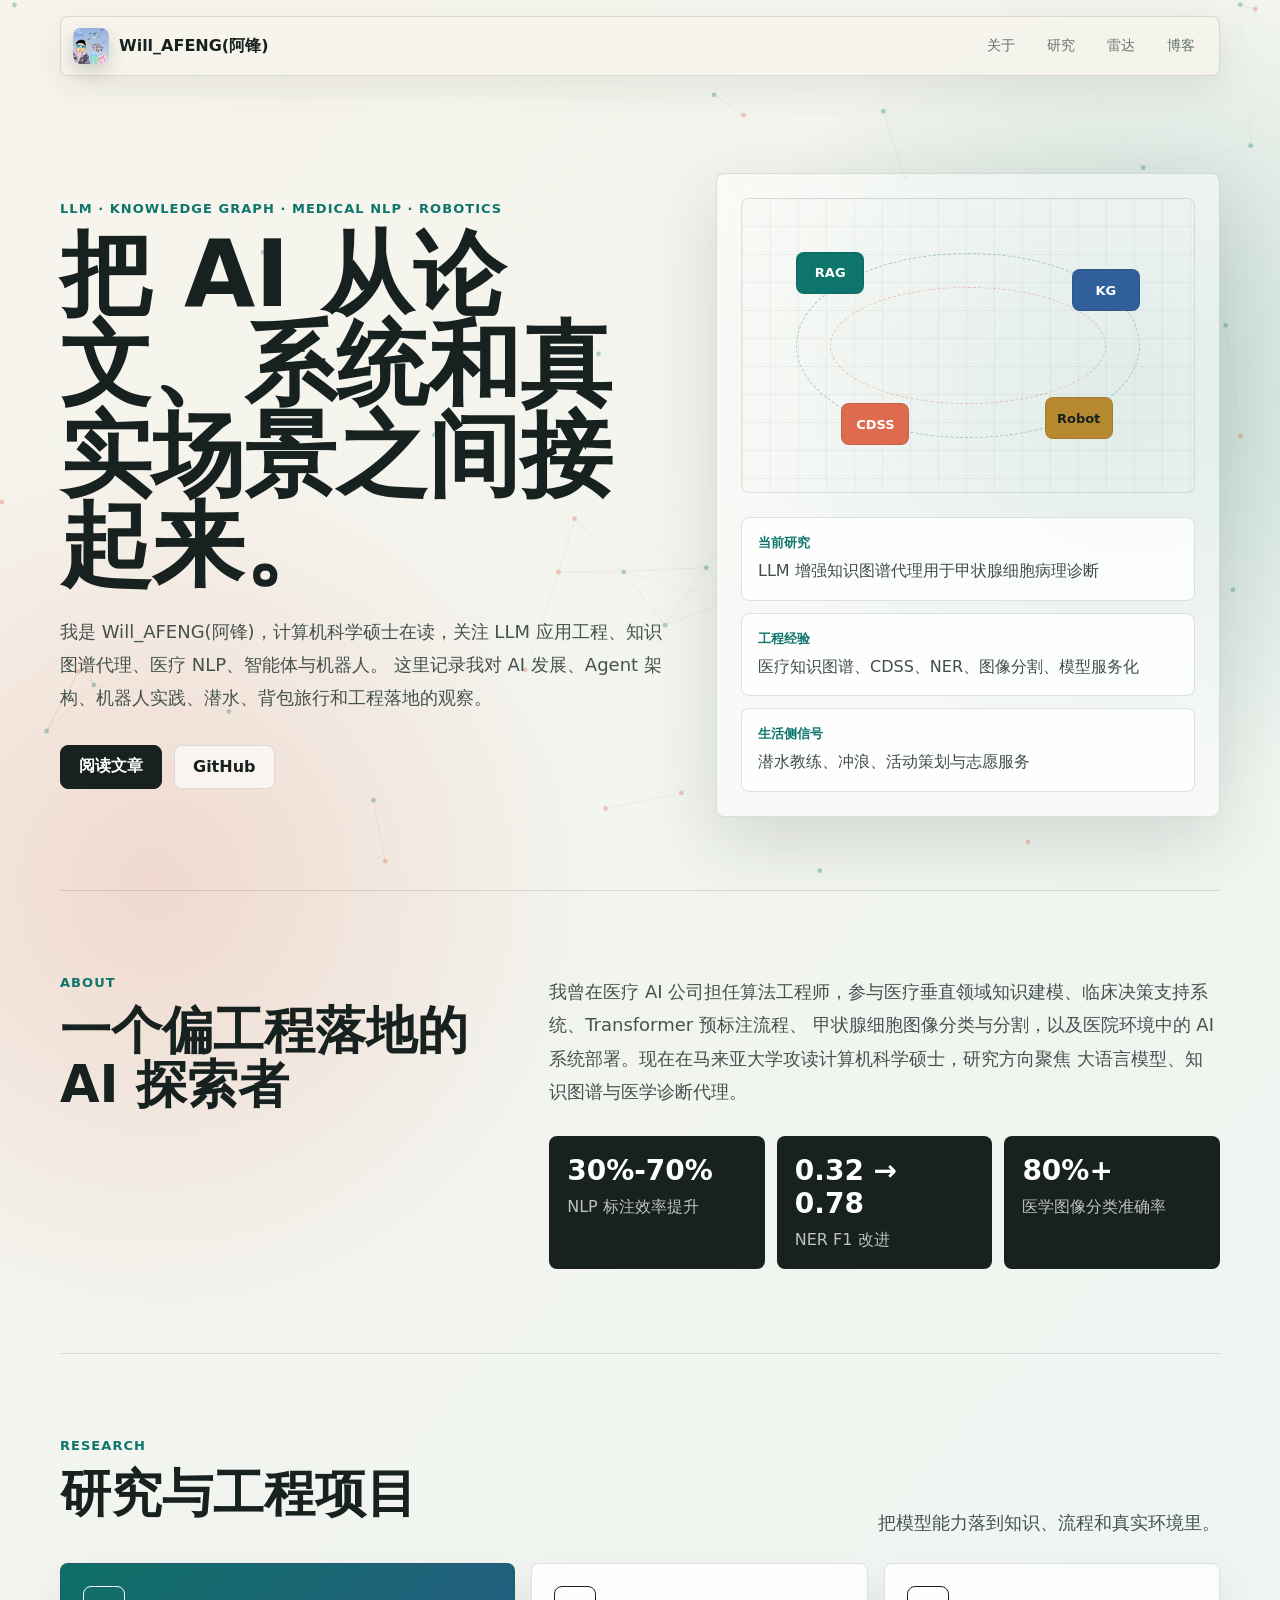
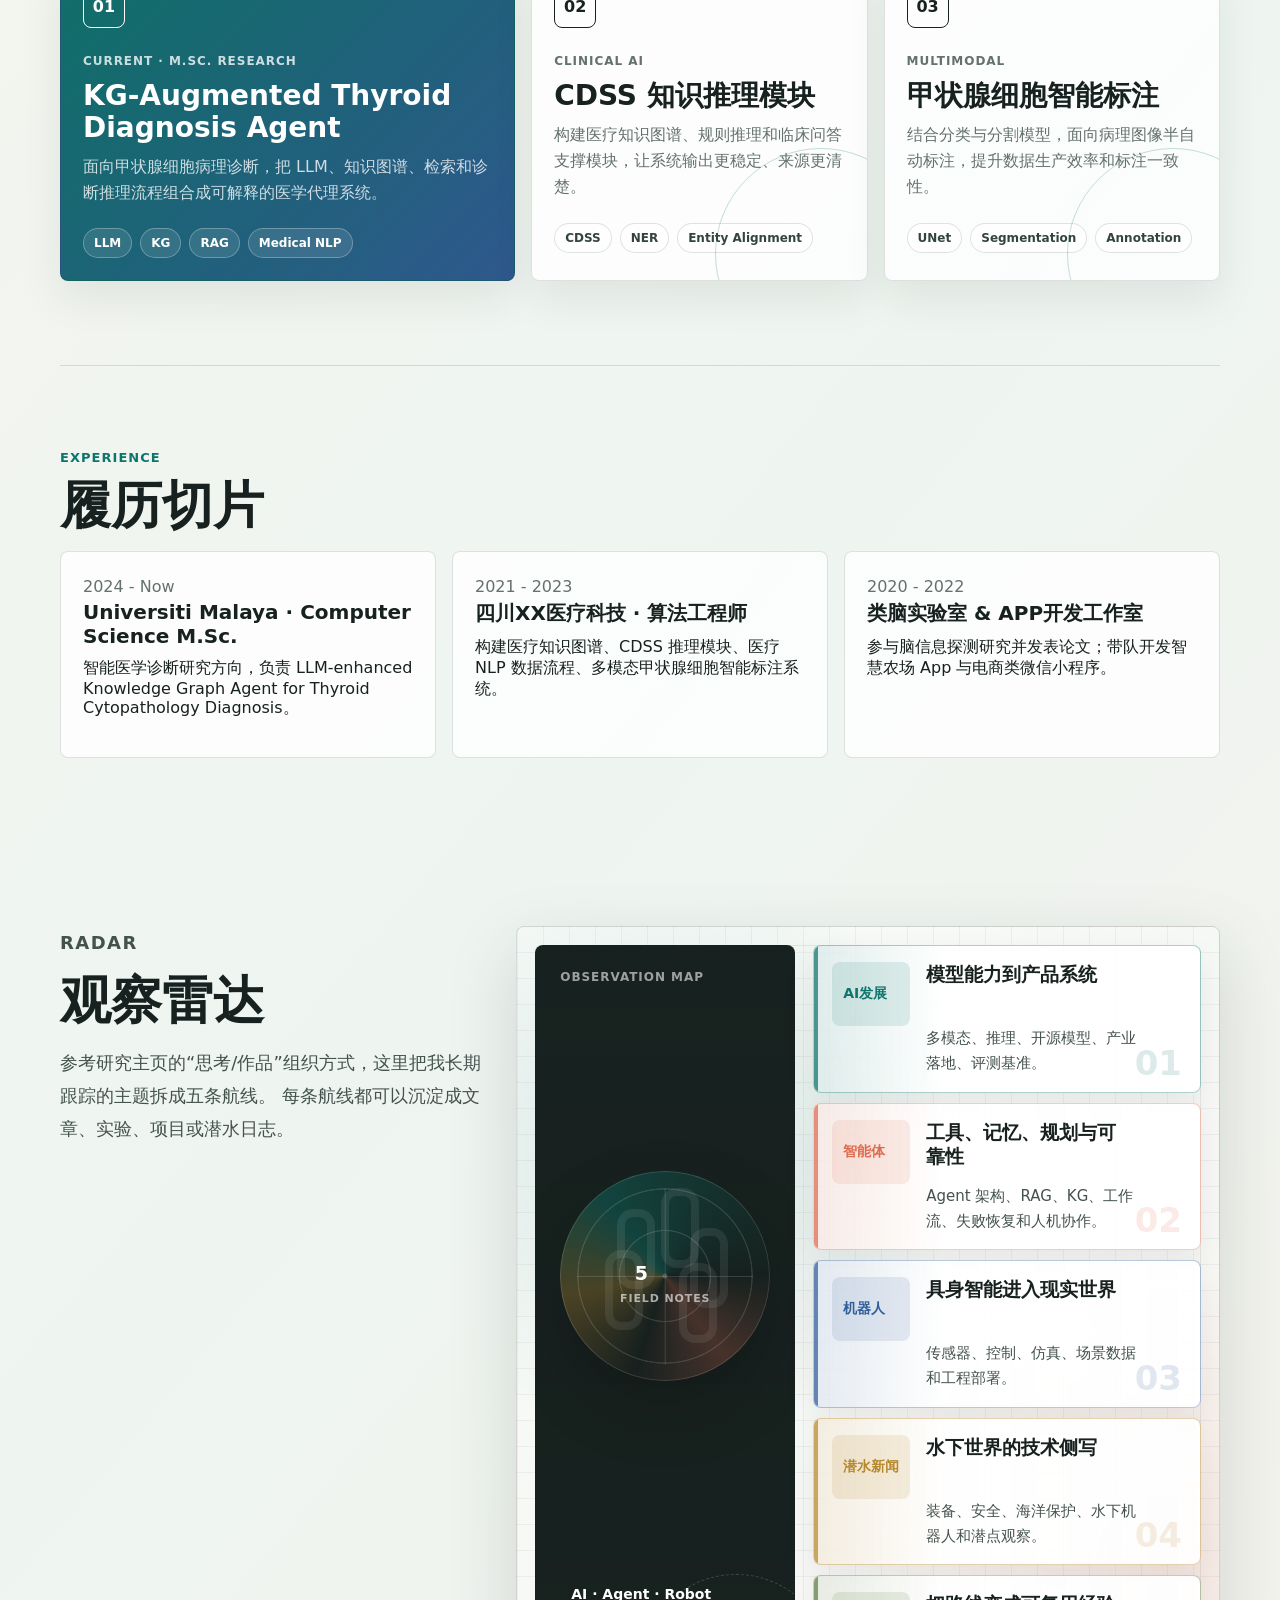
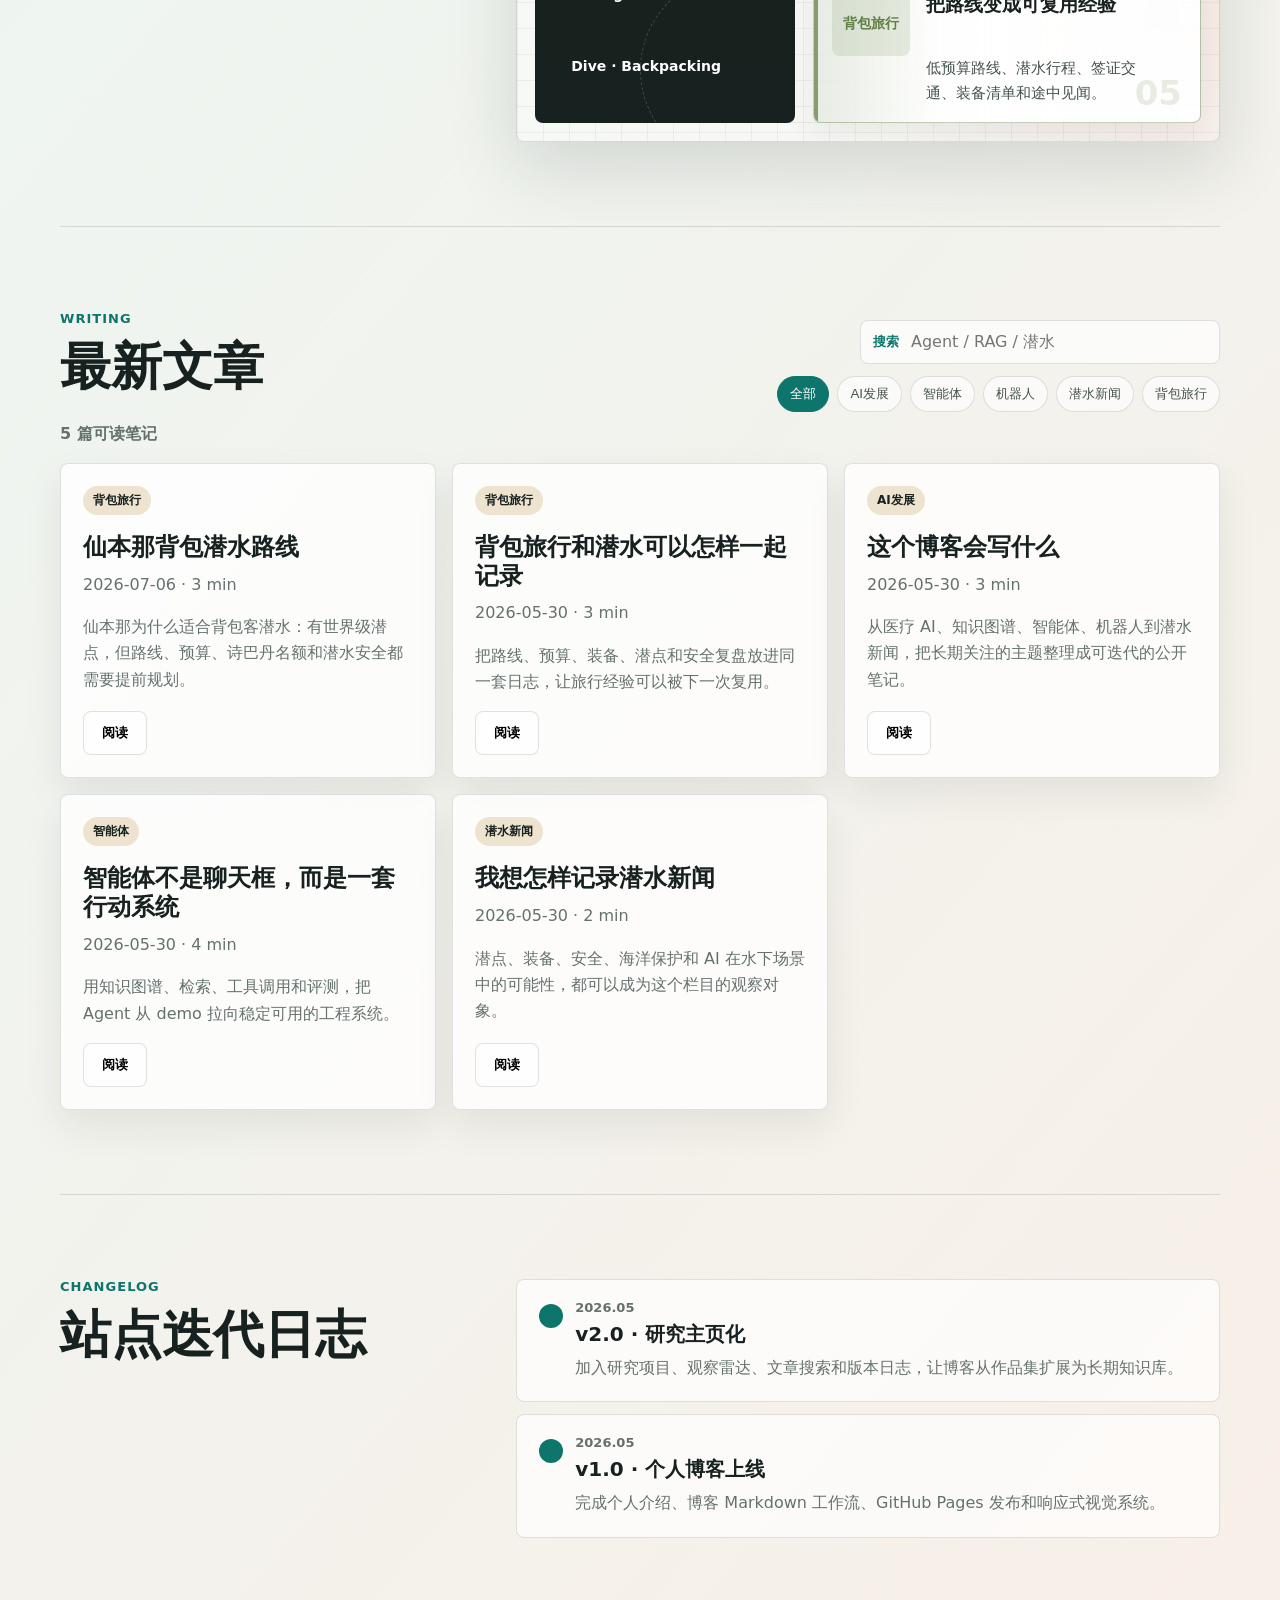
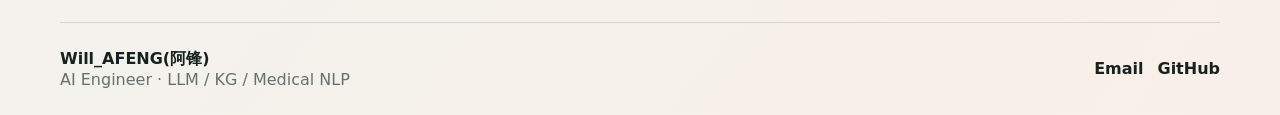
<file: index.html>
<!doctype html>
<html lang="zh-CN">
  <head>
    <meta charset="utf-8">
    <meta name="viewport" content="width=device-width, initial-scale=1">
    <meta name="description" content="Will_AFENG(阿锋)的个人博客：LLM、AI 应用工程、智能体、机器人、潜水与背包旅行。">
    <title>Will_AFENG(阿锋) | AI 应用工程师</title>
    <link rel="stylesheet" href="/styles.css">
  </head>
  <body>
    <canvas id="signal-field" aria-hidden="true"></canvas>

    <header class="site-header">
      <a class="brand" href="#top" aria-label="回到首页">
        <img class="brand-avatar" src="/assets/avatar.jpg" alt="Will_AFENG(阿锋)头像">
        <span>Will_AFENG(阿锋)</span>
      </a>
      <nav class="nav" aria-label="主导航">
        <a href="#about">关于</a>
        <a href="#research">研究</a>
        <a href="#radar">雷达</a>
        <a href="#posts">博客</a>
      </nav>
    </header>

    <main id="top">
      <section class="hero">
        <div class="hero-copy">
          <p class="eyebrow">LLM · Knowledge Graph · Medical NLP · Robotics</p>
          <h1>把 AI 从论文、系统和真实场景之间接起来。</h1>
          <p class="hero-lede">
            我是 Will_AFENG(阿锋)，计算机科学硕士在读，关注 LLM 应用工程、知识图谱代理、医疗 NLP、智能体与机器人。
            这里记录我对 AI 发展、Agent 架构、机器人实践、潜水、背包旅行和工程落地的观察。
          </p>
          <div class="hero-actions">
            <a class="button primary" href="#posts">阅读文章</a>
            <a class="button ghost" href="https://github.com/JtingF101" target="_blank" rel="noreferrer">GitHub</a>
          </div>
        </div>

        <aside class="hero-panel" aria-label="个人状态">
          <div class="status-orbit">
            <span>RAG</span>
            <span>KG</span>
            <span>CDSS</span>
            <span>Robot</span>
          </div>
          <dl class="quick-facts">
            <div>
              <dt>当前研究</dt>
              <dd>LLM 增强知识图谱代理用于甲状腺细胞病理诊断</dd>
            </div>
            <div>
              <dt>工程经验</dt>
              <dd>医疗知识图谱、CDSS、NER、图像分割、模型服务化</dd>
            </div>
            <div>
              <dt>生活侧信号</dt>
              <dd>潜水教练、冲浪、活动策划与志愿服务</dd>
            </div>
          </dl>
        </aside>
      </section>

      <section id="about" class="section about-grid">
        <div>
          <p class="section-kicker">About</p>
          <h2>一个偏工程落地的 AI 探索者</h2>
        </div>
        <div class="about-copy">
          <p>
            我曾在医疗 AI 公司担任算法工程师，参与医疗垂直领域知识建模、临床决策支持系统、Transformer 预标注流程、
            甲状腺细胞图像分类与分割，以及医院环境中的 AI 系统部署。现在在马来亚大学攻读计算机科学硕士，研究方向聚焦
            大语言模型、知识图谱与医学诊断代理。
          </p>
          <div class="metric-row">
            <div><strong>30%-70%</strong><span>NLP 标注效率提升</span></div>
            <div><strong>0.32 → 0.78</strong><span>NER F1 改进</span></div>
            <div><strong>80%+</strong><span>医学图像分类准确率</span></div>
          </div>
        </div>
      </section>

      <section id="research" class="section research-section">
        <div class="section-heading">
          <div>
            <p class="section-kicker">Research</p>
            <h2>研究与工程项目</h2>
          </div>
          <p class="section-note">把模型能力落到知识、流程和真实环境里。</p>
        </div>
        <div class="research-grid">
          <article class="research-card feature">
            <span class="card-index">01</span>
            <p class="project-type">Current · M.Sc. Research</p>
            <h3>KG-Augmented Thyroid Diagnosis Agent</h3>
            <p>
              面向甲状腺细胞病理诊断，把 LLM、知识图谱、检索和诊断推理流程组合成可解释的医学代理系统。
            </p>
            <div class="pill-row">
              <span>LLM</span><span>KG</span><span>RAG</span><span>Medical NLP</span>
            </div>
          </article>
          <article class="research-card">
            <span class="card-index">02</span>
            <p class="project-type">Clinical AI</p>
            <h3>CDSS 知识推理模块</h3>
            <p>
              构建医疗知识图谱、规则推理和临床问答支撑模块，让系统输出更稳定、来源更清楚。
            </p>
            <div class="pill-row">
              <span>CDSS</span><span>NER</span><span>Entity Alignment</span>
            </div>
          </article>
          <article class="research-card">
            <span class="card-index">03</span>
            <p class="project-type">Multimodal</p>
            <h3>甲状腺细胞智能标注</h3>
            <p>
              结合分类与分割模型，面向病理图像半自动标注，提升数据生产效率和标注一致性。
            </p>
            <div class="pill-row">
              <span>UNet</span><span>Segmentation</span><span>Annotation</span>
            </div>
          </article>
        </div>
      </section>

      <section class="section timeline-section">
        <p class="section-kicker">Experience</p>
        <h2>履历切片</h2>
        <div class="timeline">
          <article>
            <time>2024 - Now</time>
            <h3>Universiti Malaya · Computer Science M.Sc.</h3>
            <p>智能医学诊断研究方向，负责 LLM-enhanced Knowledge Graph Agent for Thyroid Cytopathology Diagnosis。</p>
          </article>
          <article>
            <time>2021 - 2023</time>
            <h3>四川XX医疗科技 · 算法工程师</h3>
            <p>构建医疗知识图谱、CDSS 推理模块、医疗 NLP 数据流程、多模态甲状腺细胞智能标注系统。</p>
          </article>
          <article>
            <time>2020 - 2022</time>
            <h3>类脑实验室 & APP开发工作室</h3>
            <p>参与脑信息探测研究并发表论文；带队开发智慧农场 App 与电商类微信小程序。</p>
          </article>
        </div>
      </section>

      <section id="radar" class="section radar-section">
        <div>
          <p class="section-kicker">Radar</p>
          <h2>观察雷达</h2>
          <p>
            参考研究主页的“思考/作品”组织方式，这里把我长期跟踪的主题拆成五条航线。
            每条航线都可以沉淀成文章、实验、项目或潜水日志。
          </p>
        </div>
        <div class="radar-board" aria-label="主题观察雷达">
          <div class="radar-visual" aria-hidden="true">
            <div class="radar-scope">
              <span class="radar-sweep"></span>
              <span class="radar-dot dot-ai"></span>
              <span class="radar-dot dot-agent"></span>
              <span class="radar-dot dot-robot"></span>
              <span class="radar-dot dot-dive"></span>
              <span class="radar-dot dot-travel"></span>
              <strong>5</strong>
              <small>FIELD NOTES</small>
            </div>
            <div class="radar-readout">
              <span>AI · Agent · Robot</span>
              <span>Dive · Backpacking</span>
            </div>
          </div>
          <div class="radar-list">
            <article style="--accent: var(--teal); --accent-soft: rgba(14, 117, 108, 0.12); --accent-line: rgba(14, 117, 108, 0.34); --i: '01'">
              <span>AI发展</span>
              <strong>模型能力到产品系统</strong>
              <p>多模态、推理、开源模型、产业落地、评测基准。</p>
            </article>
            <article style="--accent: var(--coral); --accent-soft: rgba(223, 107, 79, 0.12); --accent-line: rgba(223, 107, 79, 0.34); --i: '02'">
              <span>智能体</span>
              <strong>工具、记忆、规划与可靠性</strong>
              <p>Agent 架构、RAG、KG、工作流、失败恢复和人机协作。</p>
            </article>
            <article style="--accent: var(--blue); --accent-soft: rgba(49, 95, 155, 0.12); --accent-line: rgba(49, 95, 155, 0.34); --i: '03'">
              <span>机器人</span>
              <strong>具身智能进入现实世界</strong>
              <p>传感器、控制、仿真、场景数据和工程部署。</p>
            </article>
            <article style="--accent: var(--gold); --accent-soft: rgba(183, 137, 47, 0.14); --accent-line: rgba(183, 137, 47, 0.38); --i: '04'">
              <span>潜水新闻</span>
              <strong>水下世界的技术侧写</strong>
              <p>装备、安全、海洋保护、水下机器人和潜点观察。</p>
            </article>
            <article style="--accent: #5f7f45; --accent-soft: rgba(95, 127, 69, 0.14); --accent-line: rgba(95, 127, 69, 0.38); --i: '05'">
              <span>背包旅行</span>
              <strong>把路线变成可复用经验</strong>
              <p>低预算路线、潜水行程、签证交通、装备清单和途中见闻。</p>
            </article>
          </div>
        </div>
      </section>

      <section id="posts" class="section posts-section">
        <div class="section-heading">
          <div>
            <p class="section-kicker">Writing</p>
            <h2>最新文章</h2>
          </div>
          <div class="post-tools">
            <label class="search-box">
              <span>搜索</span>
              <input id="post-search" type="search" placeholder="Agent / RAG / 潜水">
            </label>
            <div class="filters" role="group" aria-label="文章分类筛选">
              <button class="chip active" type="button" data-filter="all">全部</button>
              <button class="chip" type="button" data-filter="AI发展">AI发展</button>
              <button class="chip" type="button" data-filter="智能体">智能体</button>
              <button class="chip" type="button" data-filter="机器人">机器人</button>
              <button class="chip" type="button" data-filter="潜水新闻">潜水新闻</button>
              <button class="chip" type="button" data-filter="背包旅行">背包旅行</button>
            </div>
          </div>
        </div>
        <p id="post-count" class="post-count"></p>
        <div id="post-list" class="post-grid" aria-live="polite"></div>
      </section>

      <section id="reader" class="reader" hidden>
        <div class="reader-toolbar">
          <button id="close-reader" class="button ghost" type="button">返回列表</button>
          <span id="reading-time"></span>
        </div>
        <article id="post-content" class="post-content"></article>
      </section>

      <section class="section changelog-section">
        <div>
          <p class="section-kicker">Changelog</p>
          <h2>站点迭代日志</h2>
        </div>
        <ol class="changelog">
          <li>
            <time>2026.05</time>
            <strong>v2.0 · 研究主页化</strong>
            <p>加入研究项目、观察雷达、文章搜索和版本日志，让博客从作品集扩展为长期知识库。</p>
          </li>
          <li>
            <time>2026.05</time>
            <strong>v1.0 · 个人博客上线</strong>
            <p>完成个人介绍、博客 Markdown 工作流、GitHub Pages 发布和响应式视觉系统。</p>
          </li>
        </ol>
      </section>
    </main>

    <footer id="contact" class="site-footer">
      <div>
        <strong>Will_AFENG(阿锋)</strong>
        <p>AI Engineer · LLM / KG / Medical NLP</p>
      </div>
      <div class="footer-links">
        <a href="mailto:tingfengj110111@163.com">Email</a>
        <a href="https://github.com/JtingF101" target="_blank" rel="noreferrer">GitHub</a>
      </div>
    </footer>

    <script src="/script.js" type="module"></script>
  </body>
</html>
</file>
<file: styles.css>
:root {
  color-scheme: light;
  --ink: #17211f;
  --muted: #64716d;
  --paper: #f7f4ec;
  --surface: rgba(255, 255, 255, 0.78);
  --line: rgba(23, 33, 31, 0.13);
  --teal: #0e756c;
  --coral: #df6b4f;
  --gold: #b7892f;
  --blue: #315f9b;
  --shadow: 0 24px 70px rgba(26, 44, 41, 0.15);
  font-family: Inter, ui-sans-serif, system-ui, -apple-system, BlinkMacSystemFont, "Segoe UI", sans-serif;
}

* {
  box-sizing: border-box;
}

html {
  scroll-behavior: smooth;
}

body {
  margin: 0;
  min-height: 100vh;
  color: var(--ink);
  background:
    radial-gradient(circle at 12% 18%, rgba(223, 107, 79, 0.2), transparent 28rem),
    radial-gradient(circle at 88% 8%, rgba(14, 117, 108, 0.2), transparent 26rem),
    linear-gradient(130deg, #f7f4ec 0%, #eef5f1 48%, #f8efe8 100%);
  overflow-x: hidden;
}

a {
  color: inherit;
  text-decoration: none;
}

#signal-field {
  position: fixed;
  inset: 0;
  z-index: -1;
  opacity: 0.55;
}

.site-header {
  position: sticky;
  top: 0;
  z-index: 10;
  display: flex;
  align-items: center;
  justify-content: space-between;
  gap: 24px;
  width: min(1160px, calc(100% - 32px));
  margin: 16px auto 0;
  padding: 10px 12px;
  border: 1px solid var(--line);
  border-radius: 8px;
  background: rgba(247, 244, 236, 0.82);
  box-shadow: 0 12px 36px rgba(23, 33, 31, 0.08);
  backdrop-filter: blur(18px);
}

.brand,
.nav,
.hero-actions,
.footer-links,
.filters {
  display: flex;
  align-items: center;
}

.brand {
  gap: 10px;
  font-weight: 800;
}

.brand-avatar {
  display: block;
  width: 36px;
  height: 36px;
  border-radius: 8px;
  object-fit: cover;
  object-position: 34% 68%;
  box-shadow: 0 8px 18px rgba(23, 33, 31, 0.18);
}

.nav {
  gap: 8px;
}

.nav a {
  padding: 10px 12px;
  border-radius: 7px;
  color: var(--muted);
  font-size: 14px;
}

.nav a:hover {
  color: var(--ink);
  background: rgba(255, 255, 255, 0.7);
}

main {
  width: min(1160px, calc(100% - 32px));
  margin: 0 auto;
}

.hero {
  display: grid;
  grid-template-columns: minmax(0, 1.1fr) minmax(320px, 0.9fr);
  gap: 40px;
  min-height: calc(100vh - 86px);
  align-items: center;
  padding: 70px 0 46px;
}

.eyebrow,
.section-kicker {
  margin: 0 0 14px;
  color: var(--teal);
  font-size: 13px;
  font-weight: 800;
  letter-spacing: 0.08em;
  text-transform: uppercase;
}

h1,
h2,
h3,
p {
  margin-top: 0;
}

h1 {
  max-width: 820px;
  margin-bottom: 24px;
  font-size: clamp(48px, 8vw, 92px);
  line-height: 0.98;
  letter-spacing: 0;
}

h2 {
  margin-bottom: 18px;
  font-size: clamp(30px, 4vw, 54px);
  line-height: 1.05;
  letter-spacing: 0;
}

h3 {
  margin-bottom: 10px;
  font-size: 20px;
}

.hero-lede,
.about-copy p,
.radar-section p,
.section-note {
  color: #44524e;
  font-size: 18px;
  line-height: 1.85;
}

.hero-actions {
  flex-wrap: wrap;
  gap: 12px;
  margin-top: 30px;
}

.button {
  display: inline-flex;
  min-height: 44px;
  align-items: center;
  justify-content: center;
  padding: 0 18px;
  border: 1px solid var(--line);
  border-radius: 8px;
  font-weight: 800;
  cursor: pointer;
}

.button.primary {
  color: white;
  background: #17211f;
  border-color: #17211f;
}

.button.ghost,
.chip {
  background: rgba(255, 255, 255, 0.62);
}

.hero-panel {
  position: relative;
  min-height: 560px;
  padding: 24px;
  border: 1px solid var(--line);
  border-radius: 8px;
  background: rgba(255, 255, 255, 0.48);
  box-shadow: var(--shadow);
  overflow: hidden;
  backdrop-filter: blur(16px);
}

.status-orbit {
  position: relative;
  height: 295px;
  margin-bottom: 24px;
  border: 1px solid rgba(23, 33, 31, 0.1);
  border-radius: 8px;
  background:
    linear-gradient(90deg, rgba(23, 33, 31, 0.05) 1px, transparent 1px),
    linear-gradient(0deg, rgba(23, 33, 31, 0.05) 1px, transparent 1px);
  background-size: 28px 28px;
}

.status-orbit::before,
.status-orbit::after {
  content: "";
  position: absolute;
  inset: 54px;
  border: 1px dashed rgba(14, 117, 108, 0.34);
  border-radius: 50%;
  animation: spin 18s linear infinite;
}

.status-orbit::after {
  inset: 88px;
  border-color: rgba(223, 107, 79, 0.38);
  animation-duration: 12s;
  animation-direction: reverse;
}

.status-orbit span {
  position: absolute;
  display: grid;
  min-width: 68px;
  min-height: 42px;
  place-items: center;
  border: 1px solid var(--line);
  border-radius: 8px;
  color: white;
  background: #17211f;
  font-size: 13px;
  font-weight: 900;
}

.status-orbit span:nth-child(1) { left: 12%; top: 18%; background: var(--teal); }
.status-orbit span:nth-child(2) { right: 12%; top: 24%; background: var(--blue); }
.status-orbit span:nth-child(3) { left: 22%; bottom: 16%; background: var(--coral); }
.status-orbit span:nth-child(4) { right: 18%; bottom: 18%; background: var(--gold); color: #17211f; }

@keyframes spin {
  to { transform: rotate(360deg); }
}

.quick-facts {
  display: grid;
  gap: 12px;
  margin: 0;
}

.quick-facts div,
.timeline article,
.post-card,
.research-card,
.radar-board article {
  border: 1px solid var(--line);
  border-radius: 8px;
  background: var(--surface);
}

.quick-facts div {
  padding: 16px;
}

.quick-facts dt {
  color: var(--teal);
  font-size: 13px;
  font-weight: 900;
}

.quick-facts dd {
  margin: 6px 0 0;
  color: #3f4e49;
  line-height: 1.6;
}

.section {
  padding: 84px 0;
}

.about-grid {
  display: grid;
  grid-template-columns: 0.8fr 1.2fr;
  gap: 42px;
  align-items: start;
  border-top: 1px solid var(--line);
}

.metric-row {
  display: grid;
  grid-template-columns: repeat(3, 1fr);
  gap: 12px;
  margin-top: 28px;
}

.metric-row div {
  min-height: 112px;
  padding: 18px;
  border-radius: 8px;
  background: #17211f;
  color: white;
}

.metric-row strong {
  display: block;
  margin-bottom: 10px;
  font-size: 28px;
}

.metric-row span {
  color: rgba(255, 255, 255, 0.72);
}

.timeline {
  display: grid;
  grid-template-columns: repeat(3, 1fr);
  gap: 16px;
}

.timeline article,
.post-card,
.research-card {
  padding: 22px;
}

.timeline time,
.post-meta,
.post-card p,
.research-card p {
  color: var(--muted);
  line-height: 1.65;
}

.section-note {
  max-width: 360px;
  margin: 0;
}

.research-section,
.timeline-section,
.posts-section,
.changelog-section {
  border-top: 1px solid var(--line);
}

.research-grid {
  display: grid;
  grid-template-columns: 1.15fr 0.85fr 0.85fr;
  gap: 16px;
}

.research-card {
  position: relative;
  min-height: 310px;
  overflow: hidden;
  box-shadow: 0 18px 42px rgba(23, 33, 31, 0.08);
}

.research-card::after {
  content: "";
  position: absolute;
  right: -60px;
  bottom: -80px;
  width: 210px;
  height: 210px;
  border: 1px solid rgba(14, 117, 108, 0.24);
  border-radius: 50%;
}

.research-card.feature {
  color: white;
  background:
    linear-gradient(135deg, rgba(14, 117, 108, 0.92), rgba(49, 95, 155, 0.88)),
    #17211f;
}

.research-card.feature p,
.research-card.feature .project-type {
  color: rgba(255, 255, 255, 0.78);
}

.research-card.feature .pill-row span {
  color: white;
  border-color: rgba(255, 255, 255, 0.28);
  background: rgba(255, 255, 255, 0.1);
}

.card-index {
  display: inline-flex;
  width: 42px;
  height: 42px;
  align-items: center;
  justify-content: center;
  margin-bottom: 24px;
  border: 1px solid currentColor;
  border-radius: 8px;
  font-weight: 900;
}

.project-type {
  margin-bottom: 8px;
  color: var(--teal);
  font-size: 12px;
  font-weight: 900;
  letter-spacing: 0.08em;
  text-transform: uppercase;
}

.research-card h3 {
  font-size: 28px;
  line-height: 1.14;
}

.pill-row {
  display: flex;
  flex-wrap: wrap;
  gap: 8px;
  margin-top: 22px;
}

.pill-row span {
  padding: 7px 10px;
  border: 1px solid var(--line);
  border-radius: 999px;
  color: #33443f;
  background: rgba(255, 255, 255, 0.54);
  font-size: 12px;
  font-weight: 800;
}

.radar-section {
  display: grid;
  grid-template-columns: 0.75fr 1.25fr;
  gap: 34px;
  align-items: start;
}

.radar-board {
  display: grid;
  position: relative;
  grid-template-columns: minmax(260px, 0.78fr) minmax(360px, 1.22fr);
  gap: 18px;
  padding: 18px;
  border: 1px solid var(--line);
  border-radius: 8px;
  background:
    radial-gradient(circle at 22% 28%, rgba(14, 117, 108, 0.14), transparent 18rem),
    radial-gradient(circle at 92% 78%, rgba(223, 107, 79, 0.12), transparent 20rem),
    linear-gradient(90deg, rgba(23, 33, 31, 0.05) 1px, transparent 1px),
    linear-gradient(0deg, rgba(23, 33, 31, 0.05) 1px, transparent 1px),
    rgba(255, 255, 255, 0.42);
  background-size: auto, auto, 26px 26px, 26px 26px, auto;
  box-shadow: var(--shadow);
  overflow: hidden;
}

.radar-board::after {
  content: "";
  position: absolute;
  inset: 18px;
  border: 1px solid rgba(23, 33, 31, 0.08);
  border-radius: 8px;
  pointer-events: none;
}

.radar-visual {
  position: relative;
  z-index: 1;
  display: grid;
  min-height: 520px;
  align-content: space-between;
  padding: 24px;
  border: 1px solid rgba(23, 33, 31, 0.11);
  border-radius: 8px;
  background:
    linear-gradient(180deg, rgba(23, 33, 31, 0.9), rgba(23, 33, 31, 0.78)),
    #17211f;
  color: white;
  overflow: hidden;
}

.radar-visual::before {
  content: "OBSERVATION MAP";
  color: rgba(255, 255, 255, 0.58);
  font-size: 12px;
  font-weight: 900;
  letter-spacing: 0.08em;
}

.radar-visual::after {
  content: "";
  position: absolute;
  inset: auto -38px -44px auto;
  width: 190px;
  height: 190px;
  border: 1px dashed rgba(255, 255, 255, 0.18);
  border-radius: 50%;
}

.radar-scope {
  position: relative;
  display: grid;
  width: min(100%, 310px);
  aspect-ratio: 1;
  place-items: center;
  margin: 34px auto 28px;
  border-radius: 50%;
  background:
    radial-gradient(circle, rgba(255, 255, 255, 0.18) 0 2px, transparent 3px),
    radial-gradient(circle, transparent 0 30%, rgba(255, 255, 255, 0.12) 30.4% 30.9%, transparent 31.3%),
    radial-gradient(circle, transparent 0 58%, rgba(255, 255, 255, 0.12) 58.4% 58.9%, transparent 59.3%),
    conic-gradient(from -40deg, rgba(14, 117, 108, 0.42), transparent 36%, rgba(223, 107, 79, 0.24), transparent 66%, rgba(183, 137, 47, 0.32), rgba(14, 117, 108, 0.42));
  box-shadow: inset 0 0 0 1px rgba(255, 255, 255, 0.14), 0 28px 64px rgba(0, 0, 0, 0.18);
}

.radar-scope::before,
.radar-scope::after {
  content: "";
  position: absolute;
  inset: 50% 8% auto;
  height: 1px;
  background: rgba(255, 255, 255, 0.14);
}

.radar-scope::after {
  transform: rotate(90deg);
}

.radar-sweep {
  position: absolute;
  inset: 0;
  border-radius: 50%;
  background: conic-gradient(from 210deg, rgba(125, 227, 213, 0.34), transparent 23%);
  animation: spin 16s linear infinite;
}

.radar-scope strong {
  position: relative;
  z-index: 1;
  display: block;
  color: white;
  font-size: 76px;
  line-height: 0.86;
}

.radar-scope small {
  position: absolute;
  z-index: 1;
  bottom: 76px;
  color: rgba(255, 255, 255, 0.62);
  font-size: 11px;
  font-weight: 900;
  letter-spacing: 0.08em;
}

.radar-dot {
  position: absolute;
  z-index: 2;
  width: 10px;
  height: 10px;
  border: 2px solid rgba(255, 255, 255, 0.85);
  border-radius: 50%;
  background: var(--teal);
  box-shadow: 0 0 0 8px rgba(255, 255, 255, 0.08);
}

.dot-ai { left: 31%; top: 22%; background: var(--teal); }
.dot-agent { right: 24%; top: 31%; background: var(--coral); }
.dot-robot { left: 25%; bottom: 28%; background: var(--blue); }
.dot-dive { right: 29%; bottom: 22%; background: var(--gold); }
.dot-travel { left: 52%; top: 12%; background: #5f7f45; }

.radar-readout {
  display: grid;
  gap: 8px;
}

.radar-readout span {
  padding: 12px 14px;
  border: 1px solid rgba(255, 255, 255, 0.12);
  border-radius: 8px;
  color: rgba(255, 255, 255, 0.78);
  background: rgba(255, 255, 255, 0.07);
  font-size: 13px;
  font-weight: 800;
}

.radar-list {
  position: relative;
  z-index: 1;
  display: grid;
  gap: 10px;
}

.radar-board article {
  position: relative;
  display: grid;
  grid-template-columns: minmax(78px, auto) 1fr;
  column-gap: 16px;
  align-items: start;
  min-height: 96px;
  padding: 16px 18px;
  border-color: var(--accent-line);
  background:
    linear-gradient(90deg, var(--accent-soft), rgba(255, 255, 255, 0.78) 34%, rgba(255, 255, 255, 0.62)),
    var(--surface);
  box-shadow: 0 12px 30px rgba(23, 33, 31, 0.07);
  overflow: hidden;
  transition: transform 180ms ease, box-shadow 180ms ease, border-color 180ms ease;
}

.radar-board article:hover {
  transform: translateX(5px);
  border-color: var(--accent);
  box-shadow: 0 18px 42px rgba(23, 33, 31, 0.12);
}

.radar-board article::before {
  content: var(--i);
  position: absolute;
  right: 18px;
  bottom: 12px;
  color: var(--accent);
  font-size: 34px;
  font-weight: 900;
  line-height: 1;
  opacity: 0.14;
}

.radar-board article::after {
  content: "";
  position: absolute;
  inset: 0 auto 0 0;
  width: 4px;
  background: var(--accent);
  opacity: 0.72;
}

.radar-board span {
  display: grid;
  min-height: 64px;
  align-items: center;
  margin: 0;
  padding: 0 10px;
  border: 1px solid transparent;
  border-radius: 8px;
  color: var(--accent);
  background: var(--accent-soft);
  font-size: 14px;
  font-weight: 900;
}

.radar-board strong {
  display: block;
  margin: 0 48px 6px 0;
  font-size: 19px;
  line-height: 1.28;
}

.radar-board p {
  grid-column: 2;
  margin: 0 40px 0 0;
  font-size: 15px;
  line-height: 1.65;
}

.section-heading {
  display: flex;
  justify-content: space-between;
  gap: 24px;
  align-items: end;
  margin-bottom: 24px;
}

.filters {
  flex-wrap: wrap;
  gap: 8px;
  justify-content: flex-end;
}

.post-tools {
  display: grid;
  gap: 12px;
  justify-items: end;
}

.search-box {
  display: flex;
  width: min(360px, 100%);
  min-height: 44px;
  align-items: center;
  gap: 10px;
  padding: 0 12px;
  border: 1px solid var(--line);
  border-radius: 8px;
  background: rgba(255, 255, 255, 0.68);
}

.search-box span {
  color: var(--teal);
  font-size: 13px;
  font-weight: 900;
}

.search-box input {
  min-width: 0;
  flex: 1;
  border: 0;
  outline: 0;
  color: var(--ink);
  background: transparent;
  font: inherit;
}

.post-count {
  margin: -12px 0 18px;
  color: var(--muted);
  font-weight: 800;
}

.chip {
  min-height: 36px;
  padding: 0 12px;
  border: 1px solid var(--line);
  border-radius: 999px;
  color: #44524e;
  cursor: pointer;
}

.chip.active {
  color: white;
  background: var(--teal);
  border-color: var(--teal);
}

.post-grid {
  display: grid;
  grid-template-columns: repeat(3, 1fr);
  gap: 16px;
}

.post-card {
  display: flex;
  min-height: 260px;
  flex-direction: column;
  box-shadow: 0 16px 38px rgba(23, 33, 31, 0.08);
  transition: transform 180ms ease, box-shadow 180ms ease;
}

.post-card:hover {
  transform: translateY(-4px);
  box-shadow: var(--shadow);
}

.post-card h3 {
  font-size: 24px;
  line-height: 1.2;
}

.post-tag {
  width: fit-content;
  margin-bottom: 18px;
  padding: 6px 10px;
  border-radius: 999px;
  color: #17211f;
  background: rgba(183, 137, 47, 0.22);
  font-size: 12px;
  font-weight: 900;
}

.post-card .button {
  width: fit-content;
  margin-top: auto;
}

.reader {
  padding: 40px 0 80px;
}

.reader-toolbar {
  display: flex;
  align-items: center;
  justify-content: space-between;
  margin-bottom: 18px;
}

.post-content {
  max-width: 820px;
  padding: 34px;
  border: 1px solid var(--line);
  border-radius: 8px;
  background: rgba(255, 255, 255, 0.82);
  box-shadow: var(--shadow);
}

.post-content h1 {
  font-size: clamp(36px, 6vw, 62px);
}

.post-content h2 {
  margin-top: 36px;
  font-size: 28px;
}

.post-content p,
.post-content li {
  color: #374642;
  font-size: 17px;
  line-height: 1.9;
}

.post-content code {
  display: block;
  overflow-x: auto;
  padding: 14px;
  border-radius: 8px;
  color: #f5efe5;
  background: #17211f;
  white-space: nowrap;
}

.changelog-section {
  display: grid;
  grid-template-columns: 0.75fr 1.25fr;
  gap: 34px;
}

.changelog {
  display: grid;
  gap: 12px;
  margin: 0;
  padding: 0;
  list-style: none;
}

.changelog li {
  position: relative;
  padding: 20px 20px 20px 58px;
  border: 1px solid var(--line);
  border-radius: 8px;
  background: rgba(255, 255, 255, 0.68);
}

.changelog li::before {
  content: "";
  position: absolute;
  left: 22px;
  top: 24px;
  width: 16px;
  height: 16px;
  border: 4px solid rgba(14, 117, 108, 0.2);
  border-radius: 50%;
  background: var(--teal);
}

.changelog time {
  display: block;
  margin-bottom: 6px;
  color: var(--muted);
  font-size: 13px;
  font-weight: 900;
}

.changelog strong {
  display: block;
  margin-bottom: 6px;
  font-size: 20px;
}

.changelog p {
  margin: 0;
  color: var(--muted);
  line-height: 1.7;
}

.site-footer {
  display: flex;
  width: min(1160px, calc(100% - 32px));
  margin: 0 auto 26px;
  padding: 26px 0 0;
  border-top: 1px solid var(--line);
  justify-content: space-between;
  gap: 20px;
}

.site-footer p {
  margin-bottom: 0;
  color: var(--muted);
}

.footer-links {
  gap: 14px;
  font-weight: 800;
}

@media (max-width: 900px) {
  .site-header,
  .section-heading,
  .site-footer {
    align-items: flex-start;
    flex-direction: column;
  }

  .hero,
  .about-grid,
  .radar-section,
  .changelog-section {
    grid-template-columns: 1fr;
  }

  .hero {
    min-height: auto;
  }

  .timeline,
  .post-grid,
  .metric-row,
  .research-grid {
    grid-template-columns: 1fr;
  }

  .radar-board {
    grid-template-columns: 1fr;
  }

  .radar-visual {
    min-height: 390px;
  }

  .radar-scope {
    width: min(100%, 260px);
  }

  .post-tools {
    width: 100%;
    justify-items: start;
  }

  .search-box {
    width: 100%;
  }

  .hero-panel {
    min-height: auto;
  }
}

@media (max-width: 560px) {
  main,
  .site-header,
  .site-footer {
    width: min(100% - 20px, 1160px);
  }

  .nav {
    width: 100%;
    justify-content: space-between;
  }

  .nav a {
    padding: 9px 6px;
    font-size: 13px;
  }

  h1 {
    font-size: 44px;
  }

  .hero {
    padding-top: 46px;
  }

  .hero-panel,
  .post-content {
    padding: 18px;
  }
}
</file>
